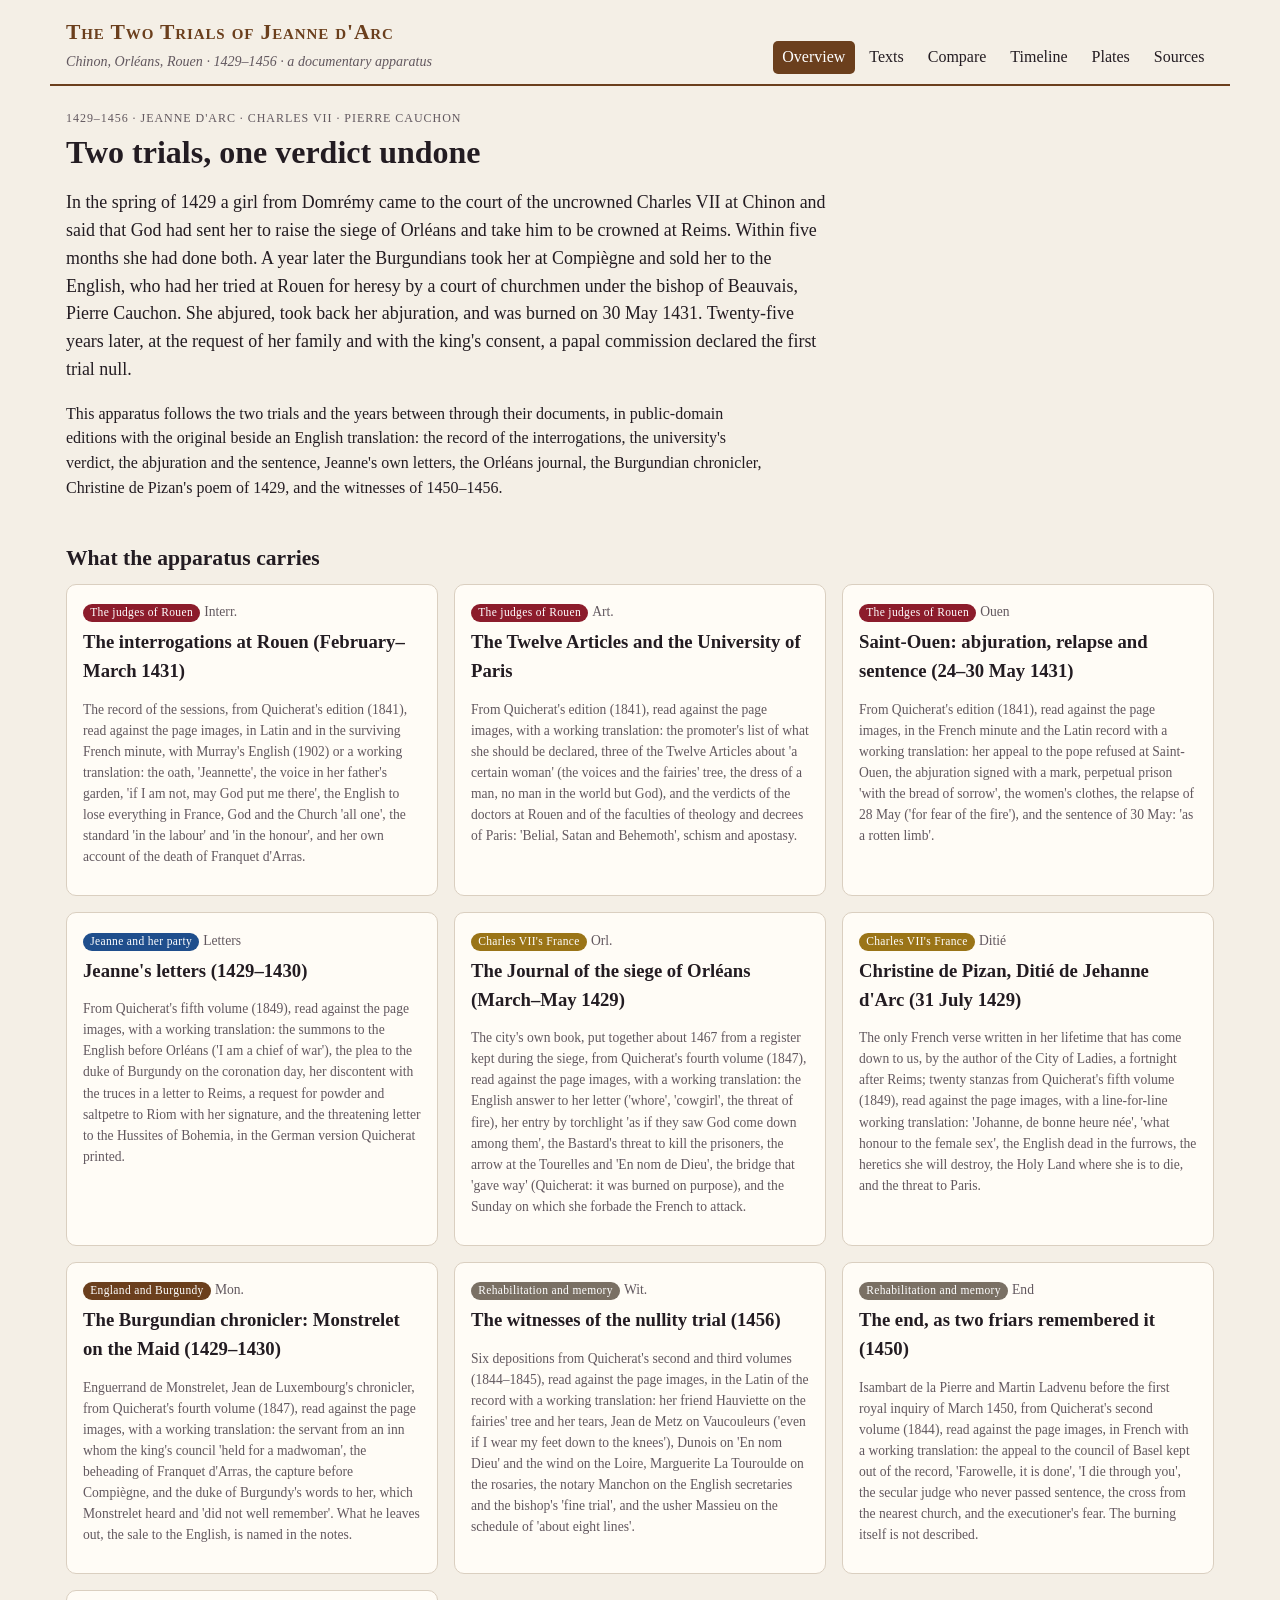
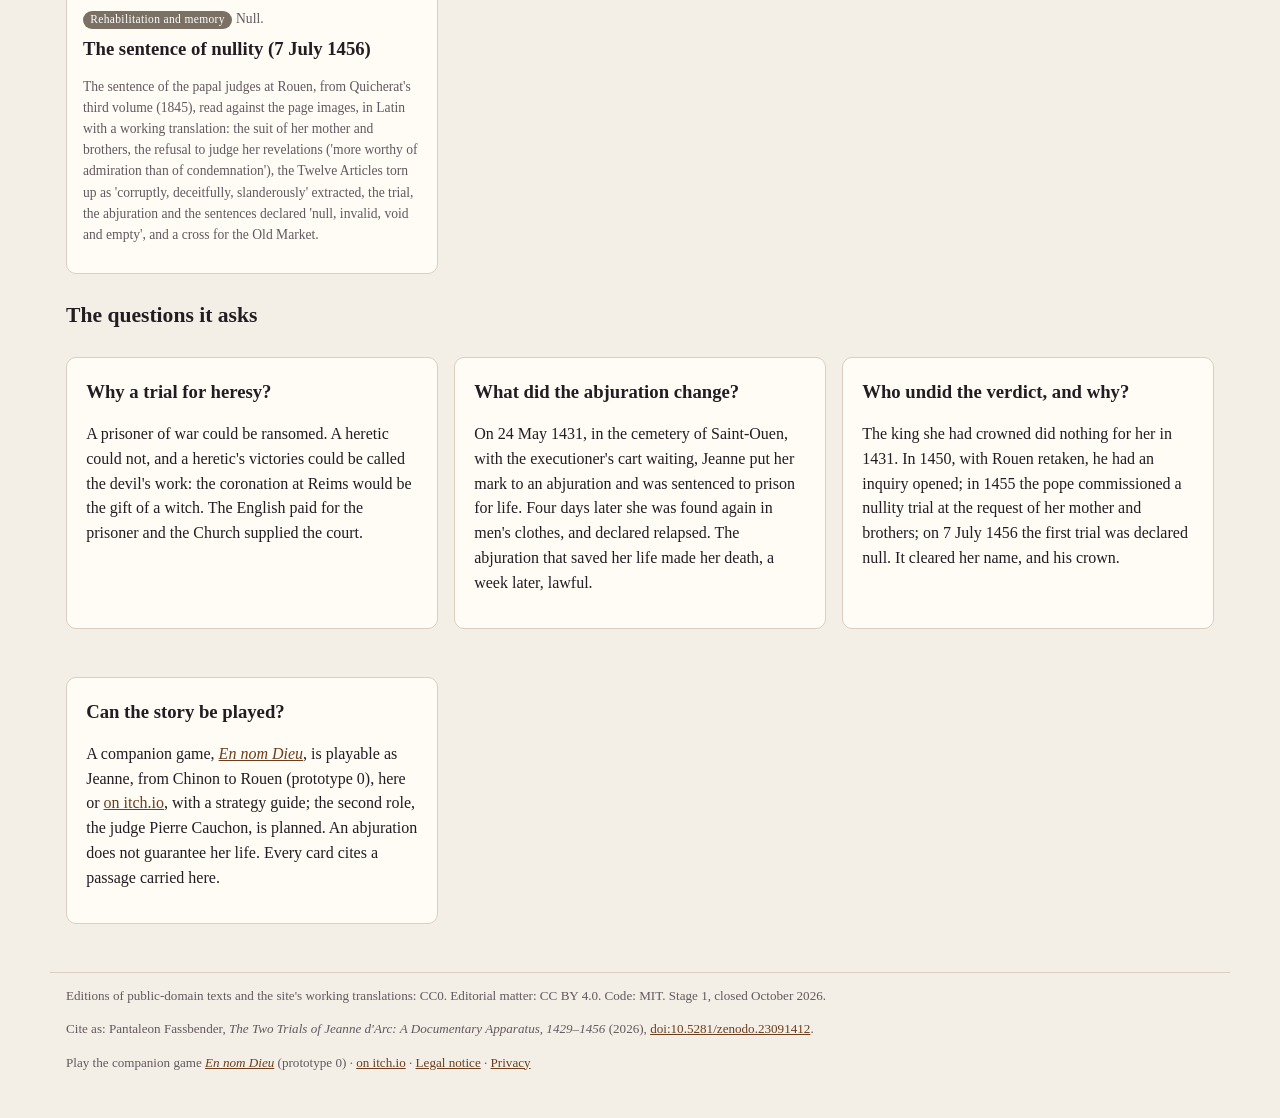
<file: index.html>
<!doctype html>
<html lang="en">
<head>
<meta charset="utf-8">
<meta name="viewport" content="width=device-width, initial-scale=1">
<title>The Two Trials of Jeanne d'Arc</title>
<meta name="description" content="A documentary apparatus for the two trials of Jeanne d'Arc, 1431 and 1456: the interrogations at Rouen, the abjuration and the sentence, her letters, the Orléans journal, Christine de Pizan and the witnesses of the nullity trial, in public-domain editions with the original beside the English.">
<meta property="og:type" content="website">
<meta property="og:url" content="https://the-two-trials.netlify.app/">
<meta property="og:title" content="The Two Trials of Jeanne d'Arc">
<meta property="og:description" content="Two trials, one verdict undone: Jeanne d'Arc from Chinon to Rouen, 1429–1431, and the nullity trial of 1456, in their documents, with the original beside an English translation.">
<link rel="stylesheet" href="style.css">
</head>
<body>
<header class="top">
  <a class="brand" href="#/">
    <strong>The Two Trials of Jeanne d'Arc</strong>
    <em>Chinon, Orléans, Rouen · 1429–1456 · a documentary apparatus</em>
  </a>
  <nav>
    <a href="#/">Overview</a>
    <a href="#/texts">Texts</a>
    <a href="#/compare" id="navCompare" hidden>Compare</a>
    <a href="#/timeline">Timeline</a>
    <a href="#/plates" id="navPlates" hidden>Plates</a>
    <a href="#/sources">Sources</a>
  </nav>
</header>
<main id="view" aria-live="polite"></main>
<footer>
  <p>Editions of public-domain texts and the site's working translations: CC0. Editorial matter: CC BY 4.0. Code: MIT. Stage 1, closed October 2026.</p>
  <p>Cite as: Pantaleon Fassbender, <em>The Two Trials of Jeanne d'Arc: A Documentary Apparatus, 1429–1456</em> (2026), <a href="https://doi.org/10.5281/zenodo.23091412">doi:10.5281/zenodo.23091412</a>.</p>
  <p>Play the companion game <a href="https://en-nom-dieu.netlify.app/"><em>En nom Dieu</em></a> (prototype 0) · <a href="https://leofassb.itch.io/en-nom-dieu">on itch.io</a> · <a href="legal.html#notice">Legal notice</a> · <a href="legal.html#privacy">Privacy</a></p>
</footer>
<script src="app.js"></script>
</body>
</html>
</file>
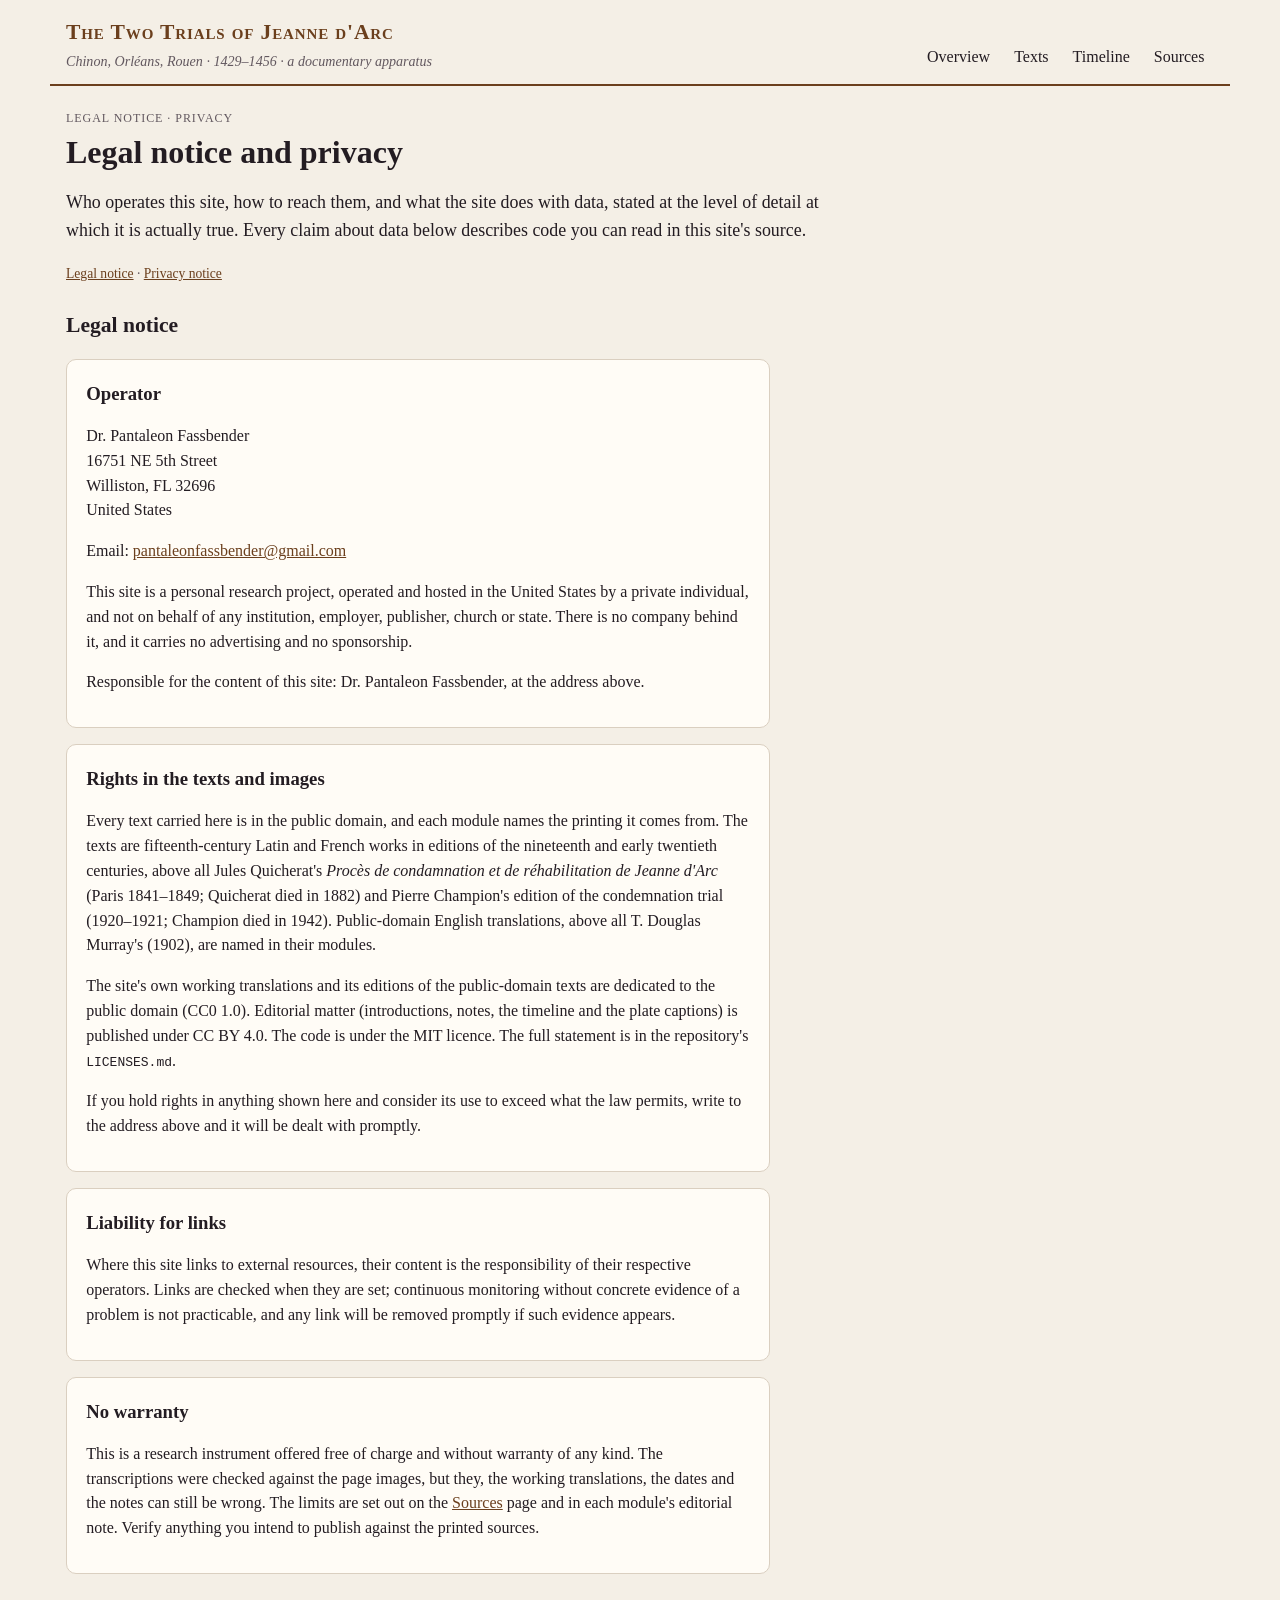
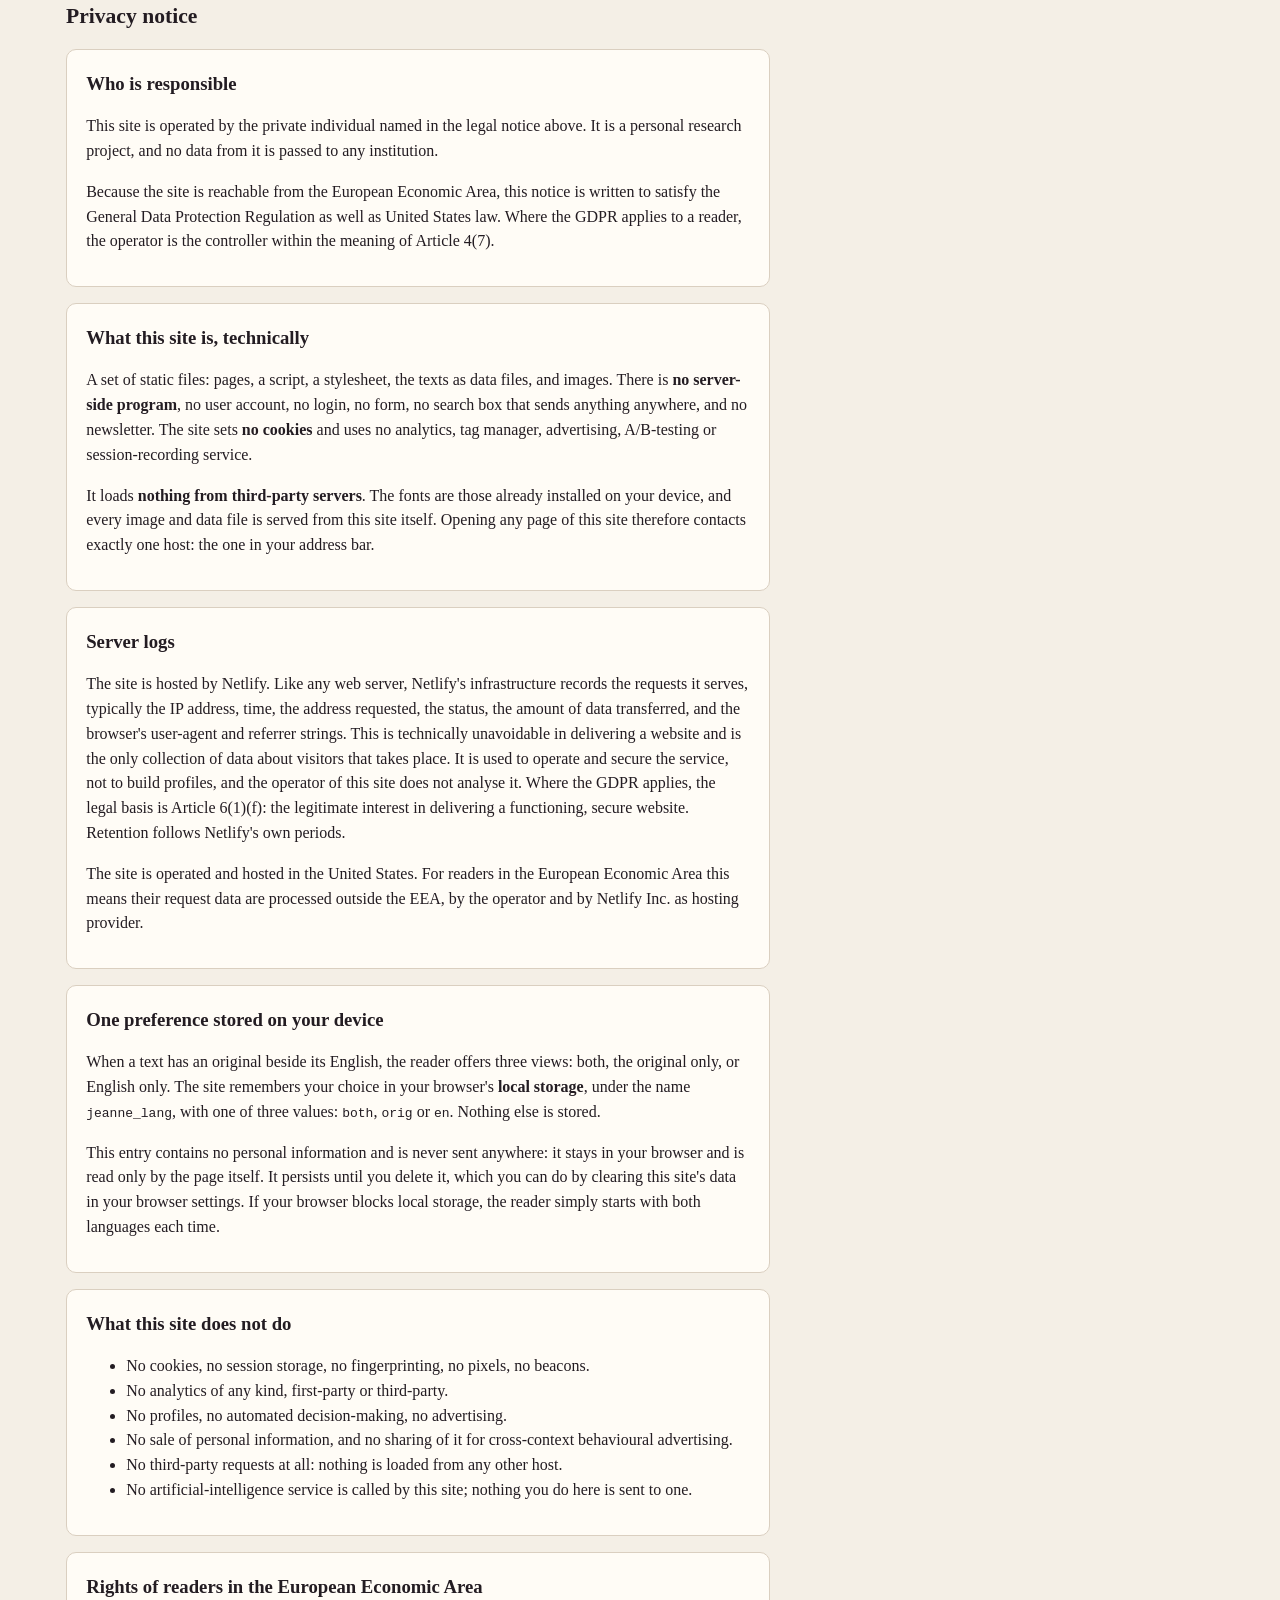
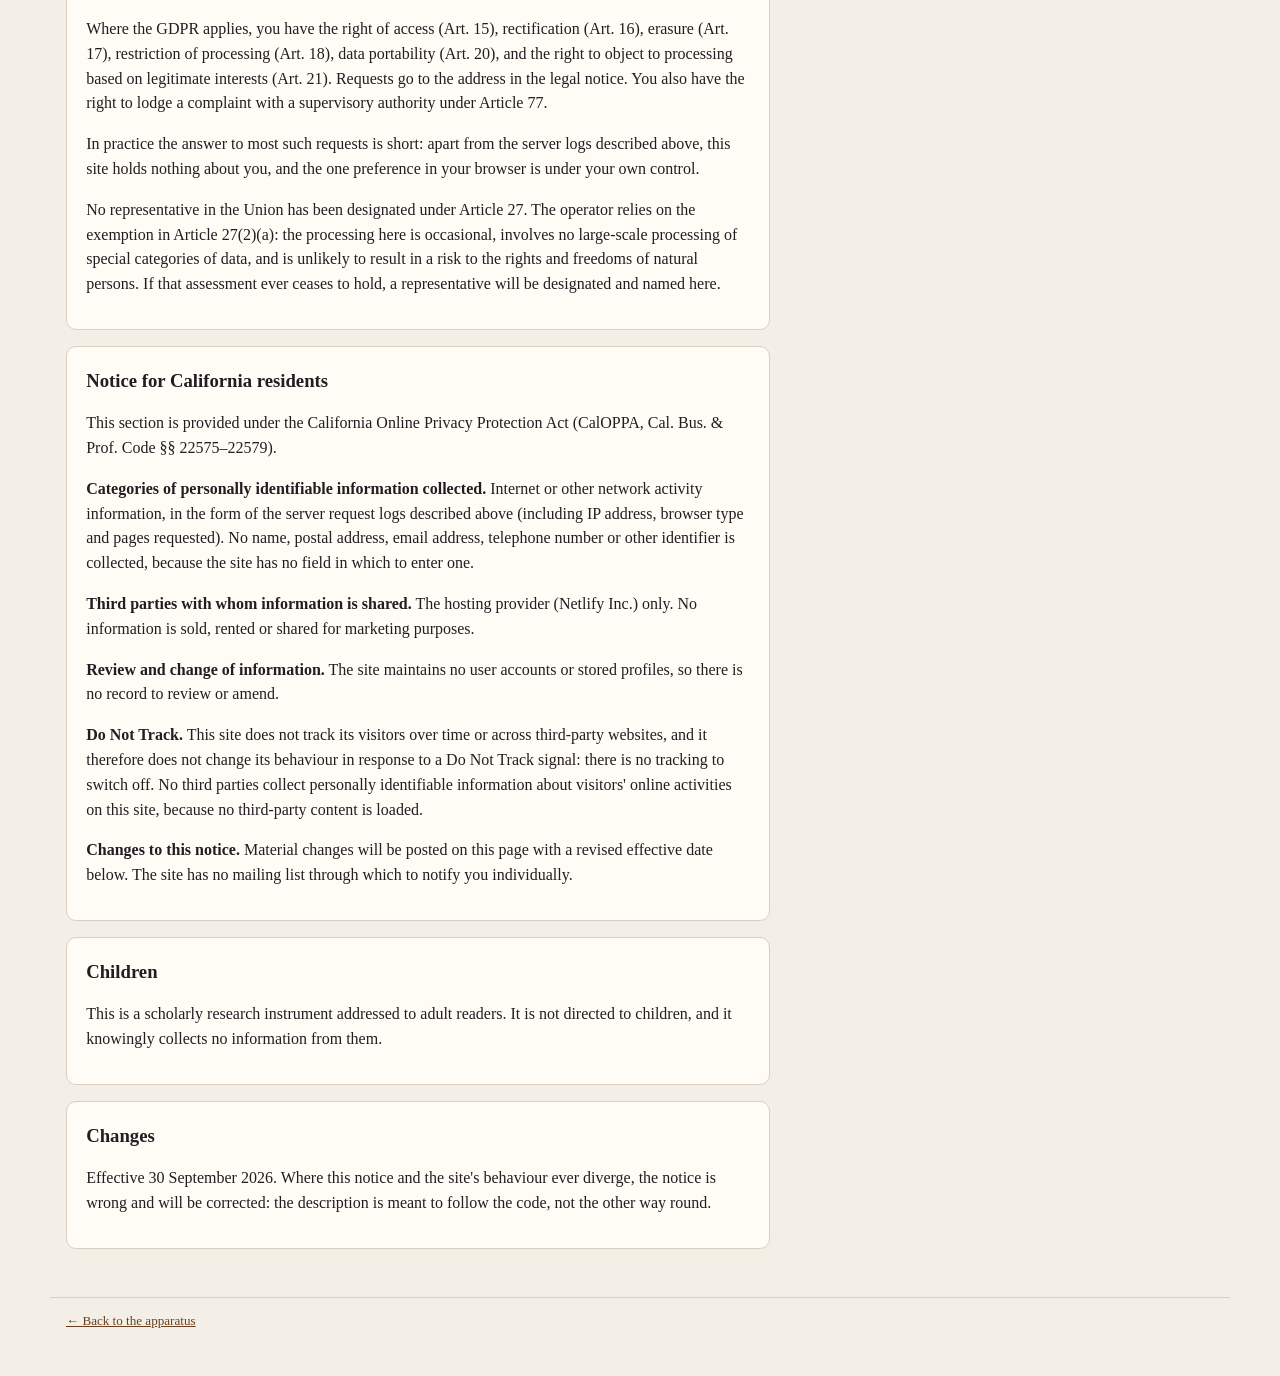
<file: legal.html>
<!doctype html>
<html lang="en">
<head>
<meta charset="utf-8">
<meta name="viewport" content="width=device-width, initial-scale=1">
<title>Legal notice and privacy · The Two Trials of Jeanne d'Arc</title>
<meta name="description" content="Who operates this site, how to reach them, and what the site does with data.">
<link rel="stylesheet" href="style.css">
</head>
<body>
<header class="top">
  <a class="brand" href="index.html#/">
    <strong>The Two Trials of Jeanne d'Arc</strong>
    <em>Chinon, Orléans, Rouen · 1429–1456 · a documentary apparatus</em>
  </a>
  <nav>
    <a href="index.html#/">Overview</a>
    <a href="index.html#/texts">Texts</a>
    <a href="index.html#/timeline">Timeline</a>
    <a href="index.html#/sources">Sources</a>
  </nav>
</header>
<main>
  <span class="tag">Legal notice · Privacy</span>
  <h1>Legal notice and privacy</h1>
  <p class="lede">Who operates this site, how to reach them, and what the site does with data, stated at the level of detail at which it is actually true. Every claim about data below describes code you can read in this site's source.</p>
  <p class="fine"><a href="#notice">Legal notice</a> · <a href="#privacy">Privacy notice</a></p>

  <h2 id="notice">Legal notice</h2>

  <div class="panel readable"><h3>Operator</h3>
    <p>Dr. Pantaleon Fassbender<br>16751 NE 5th Street<br>Williston, FL 32696<br>United States</p>
    <p>Email: <a href="mailto:pantaleonfassbender@gmail.com">pantaleonfassbender@gmail.com</a></p>
    <p>This site is a personal research project, operated and hosted in the United States by a private individual, and not on behalf of any institution, employer, publisher, church or state. There is no company behind it, and it carries no advertising and no sponsorship.</p>
    <p>Responsible for the content of this site: Dr. Pantaleon Fassbender, at the address above.</p>
  </div>

  <div class="panel readable"><h3>Rights in the texts and images</h3>
    <p>Every text carried here is in the public domain, and each module names the printing it comes from. The texts are fifteenth-century Latin and French works in editions of the nineteenth and early twentieth centuries, above all Jules Quicherat's <i>Procès de condamnation et de réhabilitation de Jeanne d'Arc</i> (Paris 1841–1849; Quicherat died in 1882) and Pierre Champion's edition of the condemnation trial (1920–1921; Champion died in 1942). Public-domain English translations, above all T. Douglas Murray's (1902), are named in their modules.</p>
    <p>The site's own working translations and its editions of the public-domain texts are dedicated to the public domain (CC0 1.0). Editorial matter (introductions, notes, the timeline and the plate captions) is published under CC BY 4.0. The code is under the MIT licence. The full statement is in the repository's <code>LICENSES.md</code>.</p>
    <p>If you hold rights in anything shown here and consider its use to exceed what the law permits, write to the address above and it will be dealt with promptly.</p>
  </div>

  <div class="panel readable"><h3>Liability for links</h3>
    <p>Where this site links to external resources, their content is the responsibility of their respective operators. Links are checked when they are set; continuous monitoring without concrete evidence of a problem is not practicable, and any link will be removed promptly if such evidence appears.</p>
  </div>

  <div class="panel readable"><h3>No warranty</h3>
    <p>This is a research instrument offered free of charge and without warranty of any kind. The transcriptions were checked against the page images, but they, the working translations, the dates and the notes can still be wrong. The limits are set out on the <a href="index.html#/sources">Sources</a> page and in each module's editorial note. Verify anything you intend to publish against the printed sources.</p>
  </div>

  <h2 id="privacy">Privacy notice</h2>

  <div class="panel readable"><h3>Who is responsible</h3>
    <p>This site is operated by the private individual named in the legal notice above. It is a personal research project, and no data from it is passed to any institution.</p>
    <p>Because the site is reachable from the European Economic Area, this notice is written to satisfy the General Data Protection Regulation as well as United States law. Where the GDPR applies to a reader, the operator is the controller within the meaning of Article 4(7).</p>
  </div>

  <div class="panel readable"><h3>What this site is, technically</h3>
    <p>A set of static files: pages, a script, a stylesheet, the texts as data files, and images. There is <strong>no server-side program</strong>, no user account, no login, no form, no search box that sends anything anywhere, and no newsletter. The site sets <strong>no cookies</strong> and uses no analytics, tag manager, advertising, A/B-testing or session-recording service.</p>
    <p>It loads <strong>nothing from third-party servers</strong>. The fonts are those already installed on your device, and every image and data file is served from this site itself. Opening any page of this site therefore contacts exactly one host: the one in your address bar.</p>
  </div>

  <div class="panel readable"><h3>Server logs</h3>
    <p>The site is hosted by Netlify. Like any web server, Netlify's infrastructure records the requests it serves, typically the IP address, time, the address requested, the status, the amount of data transferred, and the browser's user-agent and referrer strings. This is technically unavoidable in delivering a website and is the only collection of data about visitors that takes place. It is used to operate and secure the service, not to build profiles, and the operator of this site does not analyse it. Where the GDPR applies, the legal basis is Article 6(1)(f): the legitimate interest in delivering a functioning, secure website. Retention follows Netlify's own periods.</p>
    <p>The site is operated and hosted in the United States. For readers in the European Economic Area this means their request data are processed outside the EEA, by the operator and by Netlify Inc. as hosting provider.</p>
  </div>

  <div class="panel readable"><h3>One preference stored on your device</h3>
    <p>When a text has an original beside its English, the reader offers three views: both, the original only, or English only. The site remembers your choice in your browser's <strong>local storage</strong>, under the name <code>jeanne_lang</code>, with one of three values: <code>both</code>, <code>orig</code> or <code>en</code>. Nothing else is stored.</p>
    <p>This entry contains no personal information and is never sent anywhere: it stays in your browser and is read only by the page itself. It persists until you delete it, which you can do by clearing this site's data in your browser settings. If your browser blocks local storage, the reader simply starts with both languages each time.</p>
  </div>

  <div class="panel readable"><h3>What this site does not do</h3>
    <ul>
      <li>No cookies, no session storage, no fingerprinting, no pixels, no beacons.</li>
      <li>No analytics of any kind, first-party or third-party.</li>
      <li>No profiles, no automated decision-making, no advertising.</li>
      <li>No sale of personal information, and no sharing of it for cross-context behavioural advertising.</li>
      <li>No third-party requests at all: nothing is loaded from any other host.</li>
      <li>No artificial-intelligence service is called by this site; nothing you do here is sent to one.</li>
    </ul>
  </div>

  <div class="panel readable"><h3>Rights of readers in the European Economic Area</h3>
    <p>Where the GDPR applies, you have the right of access (Art. 15), rectification (Art. 16), erasure (Art. 17), restriction of processing (Art. 18), data portability (Art. 20), and the right to object to processing based on legitimate interests (Art. 21). Requests go to the address in the legal notice. You also have the right to lodge a complaint with a supervisory authority under Article 77.</p>
    <p>In practice the answer to most such requests is short: apart from the server logs described above, this site holds nothing about you, and the one preference in your browser is under your own control.</p>
    <p>No representative in the Union has been designated under Article 27. The operator relies on the exemption in Article 27(2)(a): the processing here is occasional, involves no large-scale processing of special categories of data, and is unlikely to result in a risk to the rights and freedoms of natural persons. If that assessment ever ceases to hold, a representative will be designated and named here.</p>
  </div>

  <div class="panel readable"><h3>Notice for California residents</h3>
    <p>This section is provided under the California Online Privacy Protection Act (CalOPPA, Cal. Bus. &amp; Prof. Code §§ 22575–22579).</p>
    <p><strong>Categories of personally identifiable information collected.</strong> Internet or other network activity information, in the form of the server request logs described above (including IP address, browser type and pages requested). No name, postal address, email address, telephone number or other identifier is collected, because the site has no field in which to enter one.</p>
    <p><strong>Third parties with whom information is shared.</strong> The hosting provider (Netlify Inc.) only. No information is sold, rented or shared for marketing purposes.</p>
    <p><strong>Review and change of information.</strong> The site maintains no user accounts or stored profiles, so there is no record to review or amend.</p>
    <p><strong>Do Not Track.</strong> This site does not track its visitors over time or across third-party websites, and it therefore does not change its behaviour in response to a Do Not Track signal: there is no tracking to switch off. No third parties collect personally identifiable information about visitors' online activities on this site, because no third-party content is loaded.</p>
    <p><strong>Changes to this notice.</strong> Material changes will be posted on this page with a revised effective date below. The site has no mailing list through which to notify you individually.</p>
  </div>

  <div class="panel readable"><h3>Children</h3>
    <p>This is a scholarly research instrument addressed to adult readers. It is not directed to children, and it knowingly collects no information from them.</p>
  </div>

  <div class="panel readable"><h3>Changes</h3>
    <p>Effective 30 September 2026. Where this notice and the site's behaviour ever diverge, the notice is wrong and will be corrected: the description is meant to follow the code, not the other way round.</p>
  </div>
</main>
<footer>
  <p><a href="index.html#/">← Back to the apparatus</a></p>
</footer>
</body>
</html>
</file>
<file: style.css>
:root{
  --paper:#f4efe6; --panel:#fffcf6; --ink:#231c22; --ink2:#62585f; --line:#dacfc0;
  --red:#6b3f1d; --gold:#8a6d2f; --sea:#2f5d62;
  --jeanne:#1f4e8c; --court:#8c1c2b; --england:#6b3f1d; --france:#9a7417; --reception:#7a7064;
  --serif:"Iowan Old Style","Palatino Linotype",Palatino,"Book Antiqua",Georgia,serif;
}
*{box-sizing:border-box}
body{margin:0; background:var(--paper); color:var(--ink); font-family:var(--serif); line-height:1.55}
a{color:var(--red)}
.top{display:flex; justify-content:space-between; align-items:flex-end; flex-wrap:wrap; gap:.6rem 1.5rem;
  max-width:1180px; margin:0 auto; padding:1rem 16px .6rem; border-bottom:2px solid var(--red)}
.brand{text-decoration:none; color:inherit}
.brand strong{display:block; font-size:1.35rem; color:var(--red); font-variant:small-caps; letter-spacing:.04em}
.brand em{font-size:.88rem; color:var(--ink2)}
.top nav{display:flex; gap:.3rem; flex-wrap:wrap}
.top nav a{text-decoration:none; color:var(--ink); padding:.25rem .6rem; border-radius:5px}
.top nav a.on{background:var(--red); color:#fff}
main{max-width:1180px; margin:0 auto; padding:1.2rem 16px 2rem}
footer{max-width:1180px; margin:0 auto; padding:0 16px 2rem; font-size:.82rem; color:var(--ink2); border-top:1px solid var(--line)}
h1{font-size:2rem; margin:.2rem 0 .6rem; line-height:1.2}
h2{font-size:1.35rem; margin:1.6rem 0 .5rem}
h3{margin:.2rem 0 .3rem}
.lede{font-size:1.12rem; max-width:48rem}
.fine{font-size:.85rem; color:var(--ink2)}
.tag{font-size:.75rem; letter-spacing:.08em; text-transform:uppercase; color:var(--ink2)}
.panel{background:var(--panel); border:1px solid var(--line); border-radius:10px; padding:1rem 1.2rem; margin:1rem 0}
.readable{max-width:44rem}
.grid{display:grid; gap:1rem}
.g2{grid-template-columns:repeat(auto-fill,minmax(300px,1fr))}
.g4{grid-template-columns:repeat(auto-fill,minmax(210px,1fr))}
.card{background:var(--panel); border:1px solid var(--line); border-radius:10px; padding:.9rem 1rem; text-decoration:none; color:inherit; display:block}
a.card:hover{border-color:var(--red)}
.card.planned{opacity:.72; border-style:dashed}
.side{display:inline-block; font-size:.72rem; padding:0 .45rem; border-radius:99px; color:#fff; letter-spacing:.03em}
.side.jeanne{background:var(--jeanne)} .side.court{background:var(--court)} .side.england{background:var(--england)}
.side.france{background:var(--france)} .side.reception{background:var(--reception)}
.hero{display:grid; grid-template-columns:minmax(0,1.5fr) minmax(0,1fr); gap:1.5rem; align-items:start}
.hero.one{grid-template-columns:1fr}
.hero img{width:100%; border-radius:8px; border:1px solid var(--line)}
figure{margin:0}
figcaption{font-size:.85rem; color:var(--ink2); margin-top:.4rem}
.quote{border-left:3px solid var(--red); padding:.2rem 0 .2rem 1rem; margin:1rem 0; font-style:italic}
/* reader */
.toc{display:flex; flex-wrap:wrap; gap:.4rem; margin:.6rem 0 1rem}
.toc a{border:1px solid var(--line); border-radius:6px; padding:.2rem .6rem; text-decoration:none; color:var(--ink); background:var(--panel); font-size:.9rem}
.toc a.on{border-color:var(--red); background:var(--red); color:#fff}
.langbar{display:flex; gap:.3rem; margin:.4rem 0 1rem}
.langbar button{font:inherit; font-size:.85rem; background:var(--panel); border:1px solid var(--line); border-radius:6px; padding:.2rem .7rem; cursor:pointer}
.langbar button.on{background:var(--ink); color:var(--paper); border-color:var(--ink)}
.unit{display:grid; grid-template-columns:4.6rem minmax(0,1fr); gap:.3rem .8rem; padding:.55rem 0; border-bottom:1px dotted var(--line)}
.unit .num{font-size:.78rem; color:var(--ink2); text-align:right; padding-top:.2rem}
.unit .num a{color:inherit; text-decoration:none}
.unit .pg{display:block; font-size:.7rem; line-height:1.25; margin-top:.3rem; color:var(--ink2); opacity:.85}
.unit.hl{background:#efdfe6}
.unit .cols{display:grid; grid-template-columns:1fr 1fr; gap:1.2rem}
.unit .cols.one{grid-template-columns:1fr}
.unit .orig{color:var(--ink2)}
.unit .orig[lang=grc]{font-family:"Gentium Plus","Gentium Book Plus","Palatino Linotype","GFS Didot","Times New Roman",serif; color:var(--ink); font-size:1.02em; line-height:1.6}
.unit.label .text{font-variant:small-caps; letter-spacing:.03em; font-weight:600; color:var(--red)}
.unit h4{margin:0 0 .3rem; font-size:.95rem; color:var(--red)}
.unit .text,.unit .orig{white-space:pre-line}
.unit .orig[dir=rtl]{font-family:"Traditional Arabic","Sakkal Majalla","Noto Naskh Arabic","Geeza Pro",serif; font-size:1.3em; line-height:1.9; color:var(--ink)}
.unit .translit{margin-top:.5rem; font-size:.88em; font-style:italic; color:var(--ink2)}
.note{grid-column:2; font-size:.84rem; color:var(--ink2); border-left:2px solid var(--gold); padding-left:.6rem}
.hinweis{font-size:.9rem}
/* timeline */
.tl{position:relative; margin:1rem 0 0 .6rem; padding-left:1.4rem; border-left:2px solid var(--line)}
.st{position:relative; margin:0 0 1.2rem; display:grid; grid-template-columns:minmax(0,1fr) 140px; gap:1rem; align-items:start}
.st::before{content:""; position:absolute; left:-1.95rem; top:.35rem; width:12px; height:12px; border-radius:50%; background:var(--c,var(--ink)); border:2px solid var(--paper)}
.st .d{font-size:.82rem; color:var(--ink2)}
.st img{width:140px; border-radius:6px; border:1px solid var(--line)}
.st p{margin:.2rem 0}
.legend{display:flex; flex-wrap:wrap; gap:.4rem}
/* plates */
.plate img{width:100%; border-radius:6px; border:1px solid var(--line); background:#fff}
.lightbox{position:fixed; inset:0; background:rgba(20,16,12,.85); display:flex; align-items:center; justify-content:center; padding:16px; z-index:10}
.lightbox img{max-width:100%; max-height:86vh; border-radius:6px}
.lightbox .cap{color:#f5efe2; max-width:44rem; font-size:.9rem; margin-top:.6rem}
.lightbox figure{text-align:center}
/* compare */
.cmp{display:grid; gap:1rem; margin-top:1rem}
.cmp.n2{grid-template-columns:1fr 1fr}
.cmp.n3{grid-template-columns:repeat(3,minmax(0,1fr))}
.cmp.n4{grid-template-columns:1fr 1fr}
.voice{background:var(--panel); border:1px solid var(--line); border-radius:10px; padding:.8rem 1rem}
.vhead{border-bottom:1px solid var(--line); padding-bottom:.5rem; margin-bottom:.5rem}
.vunit{margin:.7rem 0}
.vunit .text{white-space:pre-line}
@media (max-width:760px){
  .cmp.n2,.cmp.n3,.cmp.n4{grid-template-columns:1fr}
  .hero{grid-template-columns:1fr}
  .unit .cols{grid-template-columns:1fr}
  .st{grid-template-columns:1fr}
  .st img{width:110px}
  h1{font-size:1.6rem}
}
@media (prefers-color-scheme: dark){
  :root:not([data-theme="light"]){--paper:#1c171b; --panel:#262026; --ink:#ece4ea; --ink2:#b3a8b0; --line:#43383f; --red:#d9a77c}
  :root:not([data-theme="light"]) .unit.hl{background:#3a2a35}
  :root:not([data-theme="light"]) .top nav a.on, :root:not([data-theme="light"]) .toc a.on{color:#1c171b}
}
</file>
